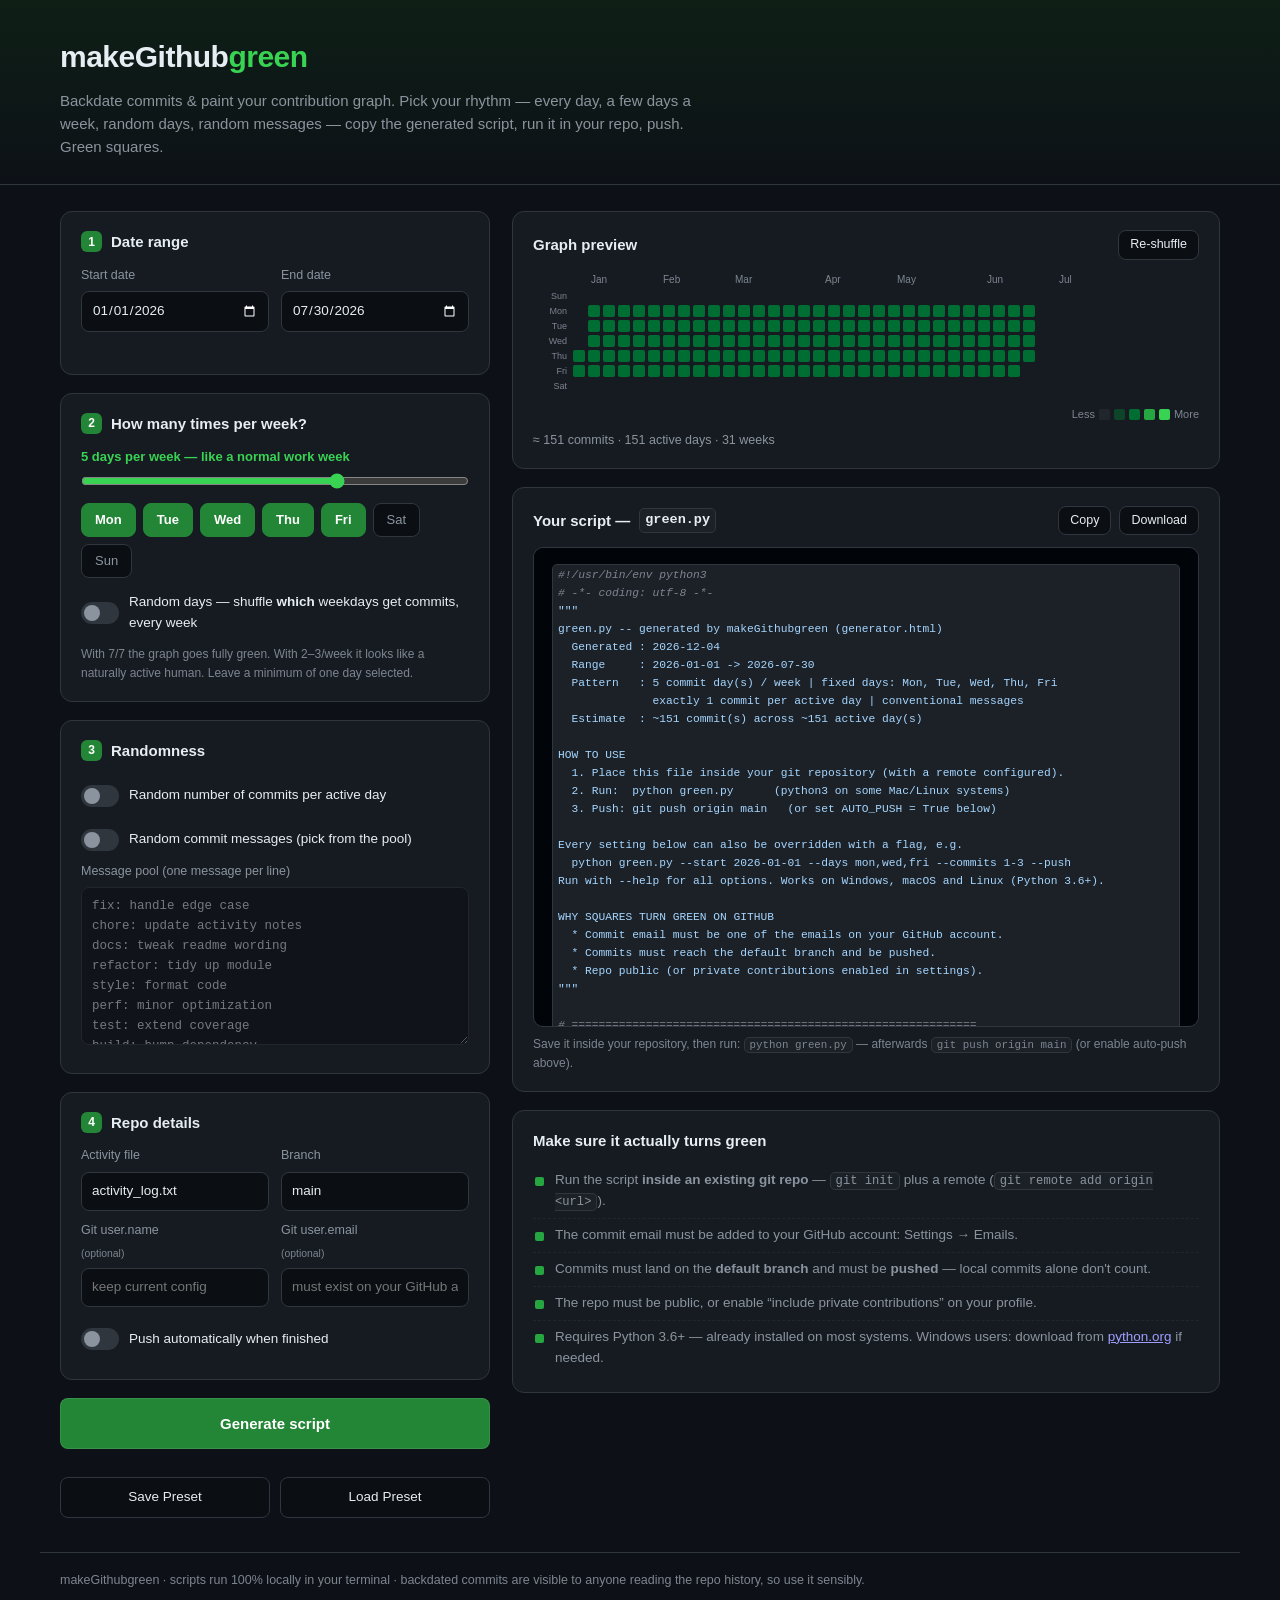
<file: codeJen.html>
<!DOCTYPE html>
<html lang="en">
<head>
<meta charset="UTF-8">
<meta name="viewport" content="width=device-width, initial-scale=1.0">
<meta name="description" content="makeGithubgreen — configure a commit pattern and generate a backfill script that paints your GitHub contribution graph green.">
<title>makeGithubgreen — paint your GitHub contribution graph</title>
<link rel="stylesheet" href="style.css">
</head>
<body>

<header class="site-head">
  <div class="wrap">
    <div class="logo">makeGithub<em>green</em></div>
    <p class="tagline">Backdate commits &amp; paint your contribution graph. Pick your rhythm — every day, a few days a week, random days, random messages — copy the generated script, run it in your repo, push. Green squares.</p>
  </div>
</header>

<main class="wrap layout">

  <section class="col-options">

    <div class="card">
      <h2><i>1</i> Date range</h2>
      <div class="row two">
        <label class="field">Start date
          <input type="date" id="startDate" value="2026-01-01">
        </label>
        <label class="field">End date
          <input type="date" id="endDate" value="2026-07-30">
        </label>
      </div>
      <p class="hint error" id="dateError"></p>
    </div>

    <div class="card">
      <h2><i>2</i> How many times per week?</h2>
      <output class="freq-label" id="freqLabel">5 days per week — like a normal work week</output>
      <input type="range" id="freqSlider" min="1" max="7" value="5">
      <div class="chips" id="dayChips">
        <button type="button" class="chip on" data-dow="1">Mon</button>
        <button type="button" class="chip on" data-dow="2">Tue</button>
        <button type="button" class="chip on" data-dow="3">Wed</button>
        <button type="button" class="chip on" data-dow="4">Thu</button>
        <button type="button" class="chip on" data-dow="5">Fri</button>
        <button type="button" class="chip" data-dow="6">Sat</button>
        <button type="button" class="chip" data-dow="0">Sun</button>
      </div>
      <label class="switch">
        <input type="checkbox" id="randomDays">
        <span class="track"></span>
        <span class="lbl">Random days — shuffle <strong>which</strong> weekdays get commits, every week</span>
      </label>
      <p class="hint">With 7/7 the graph goes fully green. With 2–3/week it looks like a naturally active human. Leave a minimum of one day selected.</p>
    </div>

    <div class="card">
      <h2><i>3</i> Randomness</h2>
      <div class="switch-row">
        <label class="switch">
          <input type="checkbox" id="randomCount">
          <span class="track"></span>
          <span class="lbl">Random number of commits per active day</span>
        </label>
        <span class="mini-note" id="minMaxWrap" hidden>min
          <input type="number" id="minPerDay" min="1" max="50" value="1" aria-label="Minimum commits per day">
          max
          <input type="number" id="maxPerDay" min="1" max="50" value="5" aria-label="Maximum commits per day">
          / day
        </span>
      </div>
      <label class="switch">
        <input type="checkbox" id="randomMsgs">
        <span class="track"></span>
        <span class="lbl">Random commit messages (pick from the pool)</span>
      </label>
      <label class="field">Message pool (one message per line)
        <textarea id="msgPool" rows="7" spellcheck="false"></textarea>
      </label>
    </div>

    <div class="card">
      <h2><i>4</i> Repo details</h2>
      <div class="row two">
        <label class="field">Activity file
          <input type="text" id="logFile" value="activity_log.txt">
        </label>
        <label class="field">Branch
          <input type="text" id="branch" value="main">
        </label>
      </div>
      <div class="row two">
        <label class="field">Git user.name <small>(optional)</small>
          <input type="text" id="userName" placeholder="keep current config" autocomplete="off">
        </label>
        <label class="field">Git user.email <small>(optional)</small>
          <input type="text" id="userEmail" placeholder="must exist on your GitHub account" autocomplete="off">
        </label>
      </div>
      <label class="switch">
        <input type="checkbox" id="autoPush">
        <span class="track"></span>
        <span class="lbl">Push automatically when finished</span>
      </label>
    </div>

    <button type="button" id="generateBtn" class="btn primary big">Generate script</button>
    <div class="preset-row">
      <button type="button" id="savePresetBtn" class="btn ghost">Save Preset</button>
      <button type="button" id="loadPresetBtn" class="btn ghost">Load Preset</button>
    </div>

  </section>

  <section class="col-output">

    <div class="card">
      <div class="card-head">
        <h2>Graph preview</h2>
        <button type="button" id="rerollBtn" class="btn ghost small" title="Reshuffle the random pattern">Re-shuffle</button>
      </div>
      <div class="graph">
        <div class="graph-months" id="graphMonths"></div>
        <div class="graph-row">
          <div class="graph-days">
            <span style="grid-row:1">Sun</span>
            <span style="grid-row:2">Mon</span>
            <span style="grid-row:3">Tue</span>
            <span style="grid-row:4">Wed</span>
            <span style="grid-row:5">Thu</span>
            <span style="grid-row:6">Fri</span>
            <span style="grid-row:7">Sat</span>
          </div>
          <div class="graph-grid" id="graphGrid"></div>
        </div>
      </div>
      <div class="legend">
        <span>Less</span>
        <i class="lv0"></i><i class="lv1"></i><i class="lv2"></i><i class="lv3"></i><i class="lv4"></i>
        <span>More</span>
      </div>
      <p class="stats" id="stats"></p>
    </div>

    <div class="card" id="scriptCard">
      <div class="card-head">
        <h2>Your script — <code>green.py</code></h2>
        <div class="btn-group">
          <button type="button" id="copyBtn" class="btn ghost small">Copy</button>
          <button type="button" id="downloadBtn" class="btn ghost small">Download</button>
        </div>
      </div>
      <pre id="scriptOut"><code id="scriptCode" contenteditable="true" spellcheck="false"></code></pre>
      <p class="hint">Save it inside your repository, then run: <code>python green.py</code> — afterwards <code>git push origin main</code> (or enable auto-push above).</p>
    </div>

    <div class="card notes">
      <h2>Make sure it actually turns green</h2>
      <ul>
        <li>Run the script <strong>inside an existing git repo</strong> — <code>git init</code> plus a remote (<code>git remote add origin &lt;url&gt;</code>).</li>
        <li>The commit email must be added to your GitHub account: Settings → Emails.</li>
        <li>Commits must land on the <strong>default branch</strong> and must be <strong>pushed</strong> — local commits alone don't count.</li>
        <li>The repo must be public, or enable “include private contributions” on your profile.</li>
        <li>Requires Python 3.6+ — already installed on most systems. Windows users: download from <a href="https://www.python.org/downloads/" target="_blank" rel="noopener">python.org</a> if needed.</li>
      </ul>
    </div>

  </section>

</main>

<footer class="wrap site-foot">
  makeGithubgreen · scripts run 100% locally in your terminal · backdated commits are visible to anyone reading the repo history, so use it sensibly.
</footer>

<script src="script.js"></script>
</body>
</html>
</file>
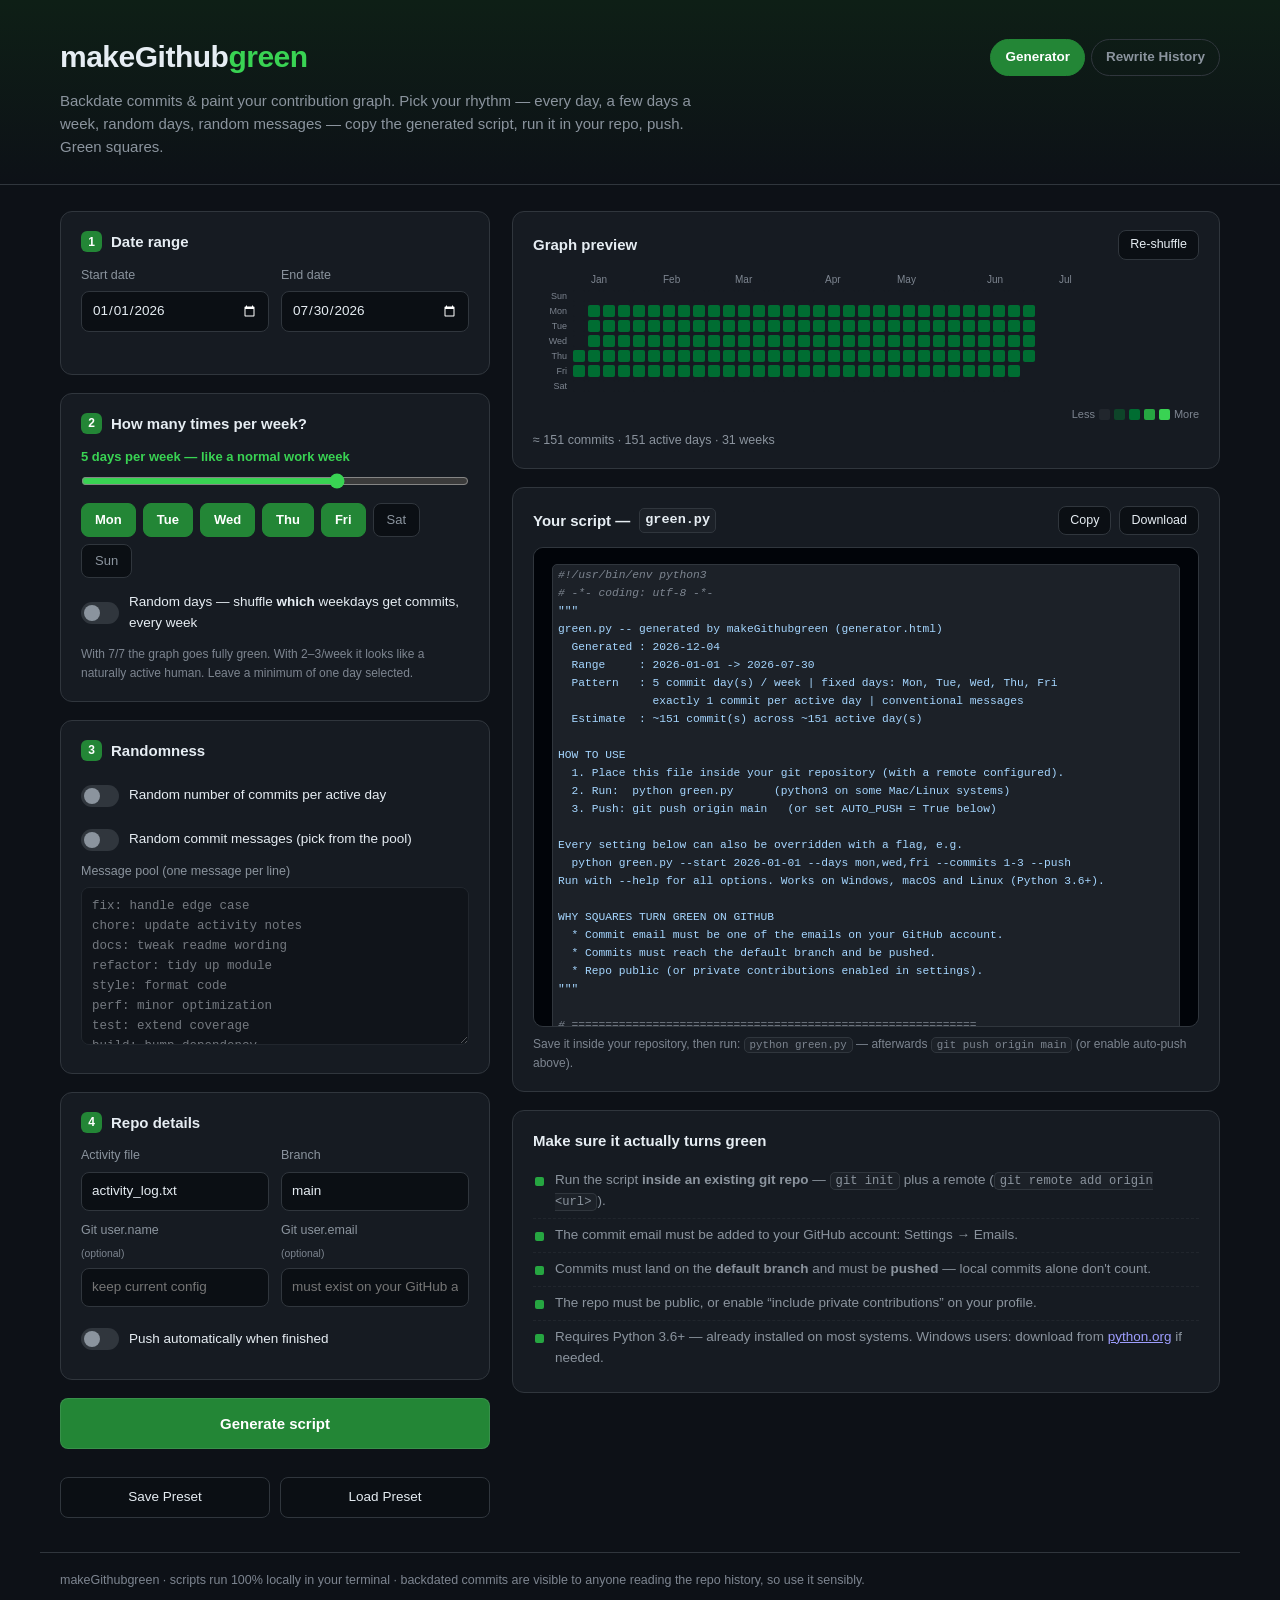
<file: generator.html>
<!DOCTYPE html>
<html lang="en">
<head>
<meta charset="UTF-8">
<meta name="viewport" content="width=device-width, initial-scale=1.0">
<meta name="description" content="makeGithubgreen — configure a commit pattern and generate a backfill script that paints your GitHub contribution graph green.">
<title>makeGithubgreen — paint your GitHub contribution graph</title>
<link rel="stylesheet" href="style.css">
</head>
<body>

<header class="site-head">
  <div class="wrap">
    <div class="head-row">
      <div class="logo">makeGithub<em>green</em></div>
      <nav class="site-nav" aria-label="Pages">
        <a href="generator.html" class="active" aria-current="page">Generator</a>
        <a href="rewrite.html">Rewrite History</a>
      </nav>
    </div>
    <p class="tagline">Backdate commits &amp; paint your contribution graph. Pick your rhythm — every day, a few days a week, random days, random messages — copy the generated script, run it in your repo, push. Green squares.</p>
  </div>
</header>

<main class="wrap layout">

  <section class="col-options">

    <div class="card">
      <h2><i>1</i> Date range</h2>
      <div class="row two">
        <label class="field">Start date
          <input type="date" id="startDate" value="2026-01-01">
        </label>
        <label class="field">End date
          <input type="date" id="endDate" value="2026-07-30">
        </label>
      </div>
      <p class="hint error" id="dateError"></p>
    </div>

    <div class="card">
      <h2><i>2</i> How many times per week?</h2>
      <output class="freq-label" id="freqLabel">5 days per week — like a normal work week</output>
      <input type="range" id="freqSlider" min="1" max="7" value="5">
      <div class="chips" id="dayChips">
        <button type="button" class="chip on" data-dow="1">Mon</button>
        <button type="button" class="chip on" data-dow="2">Tue</button>
        <button type="button" class="chip on" data-dow="3">Wed</button>
        <button type="button" class="chip on" data-dow="4">Thu</button>
        <button type="button" class="chip on" data-dow="5">Fri</button>
        <button type="button" class="chip" data-dow="6">Sat</button>
        <button type="button" class="chip" data-dow="0">Sun</button>
      </div>
      <label class="switch">
        <input type="checkbox" id="randomDays">
        <span class="track"></span>
        <span class="lbl">Random days — shuffle <strong>which</strong> weekdays get commits, every week</span>
      </label>
      <p class="hint">With 7/7 the graph goes fully green. With 2–3/week it looks like a naturally active human. Leave a minimum of one day selected.</p>
    </div>

    <div class="card">
      <h2><i>3</i> Randomness</h2>
      <div class="switch-row">
        <label class="switch">
          <input type="checkbox" id="randomCount">
          <span class="track"></span>
          <span class="lbl">Random number of commits per active day</span>
        </label>
        <span class="mini-note" id="minMaxWrap" hidden>min
          <input type="number" id="minPerDay" min="1" max="50" value="1" aria-label="Minimum commits per day">
          max
          <input type="number" id="maxPerDay" min="1" max="50" value="5" aria-label="Maximum commits per day">
          / day
        </span>
      </div>
      <label class="switch">
        <input type="checkbox" id="randomMsgs">
        <span class="track"></span>
        <span class="lbl">Random commit messages (pick from the pool)</span>
      </label>
      <label class="field">Message pool (one message per line)
        <textarea id="msgPool" rows="7" spellcheck="false"></textarea>
      </label>
    </div>

    <div class="card">
      <h2><i>4</i> Repo details</h2>
      <div class="row two">
        <label class="field">Activity file
          <input type="text" id="logFile" value="activity_log.txt">
        </label>
        <label class="field">Branch
          <input type="text" id="branch" value="main">
        </label>
      </div>
      <div class="row two">
        <label class="field">Git user.name <small>(optional)</small>
          <input type="text" id="userName" placeholder="keep current config" autocomplete="off">
        </label>
        <label class="field">Git user.email <small>(optional)</small>
          <input type="text" id="userEmail" placeholder="must exist on your GitHub account" autocomplete="off">
        </label>
      </div>
      <label class="switch">
        <input type="checkbox" id="autoPush">
        <span class="track"></span>
        <span class="lbl">Push automatically when finished</span>
      </label>
    </div>

    <button type="button" id="generateBtn" class="btn primary big">Generate script</button>
    <div class="preset-row">
      <button type="button" id="savePresetBtn" class="btn ghost">Save Preset</button>
      <button type="button" id="loadPresetBtn" class="btn ghost">Load Preset</button>
    </div>

  </section>

  <section class="col-output">

    <div class="card">
      <div class="card-head">
        <h2>Graph preview</h2>
        <button type="button" id="rerollBtn" class="btn ghost small" title="Reshuffle the random pattern">Re-shuffle</button>
      </div>
      <div class="graph">
        <div class="graph-months" id="graphMonths"></div>
        <div class="graph-row">
          <div class="graph-days">
            <span style="grid-row:1">Sun</span>
            <span style="grid-row:2">Mon</span>
            <span style="grid-row:3">Tue</span>
            <span style="grid-row:4">Wed</span>
            <span style="grid-row:5">Thu</span>
            <span style="grid-row:6">Fri</span>
            <span style="grid-row:7">Sat</span>
          </div>
          <div class="graph-grid" id="graphGrid"></div>
        </div>
      </div>
      <div class="legend">
        <span>Less</span>
        <i class="lv0"></i><i class="lv1"></i><i class="lv2"></i><i class="lv3"></i><i class="lv4"></i>
        <span>More</span>
      </div>
      <p class="stats" id="stats"></p>
    </div>

    <div class="card" id="scriptCard">
      <div class="card-head">
        <h2>Your script — <code>green.py</code></h2>
        <div class="btn-group">
          <button type="button" id="copyBtn" class="btn ghost small">Copy</button>
          <button type="button" id="downloadBtn" class="btn ghost small">Download</button>
        </div>
      </div>
      <pre id="scriptOut"><code id="scriptCode" contenteditable="true" spellcheck="false"></code></pre>
      <p class="hint">Save it inside your repository, then run: <code>python green.py</code> — afterwards <code>git push origin main</code> (or enable auto-push above).</p>
    </div>

    <div class="card notes">
      <h2>Make sure it actually turns green</h2>
      <ul>
        <li>Run the script <strong>inside an existing git repo</strong> — <code>git init</code> plus a remote (<code>git remote add origin &lt;url&gt;</code>).</li>
        <li>The commit email must be added to your GitHub account: Settings → Emails.</li>
        <li>Commits must land on the <strong>default branch</strong> and must be <strong>pushed</strong> — local commits alone don't count.</li>
        <li>The repo must be public, or enable “include private contributions” on your profile.</li>
        <li>Requires Python 3.6+ — already installed on most systems. Windows users: download from <a href="https://www.python.org/downloads/" target="_blank" rel="noopener">python.org</a> if needed.</li>
      </ul>
    </div>

  </section>

</main>

<footer class="wrap site-foot">
  makeGithubgreen · scripts run 100% locally in your terminal · backdated commits are visible to anyone reading the repo history, so use it sensibly.
</footer>

<script src="script.js"></script>
</body>
</html>
</file>
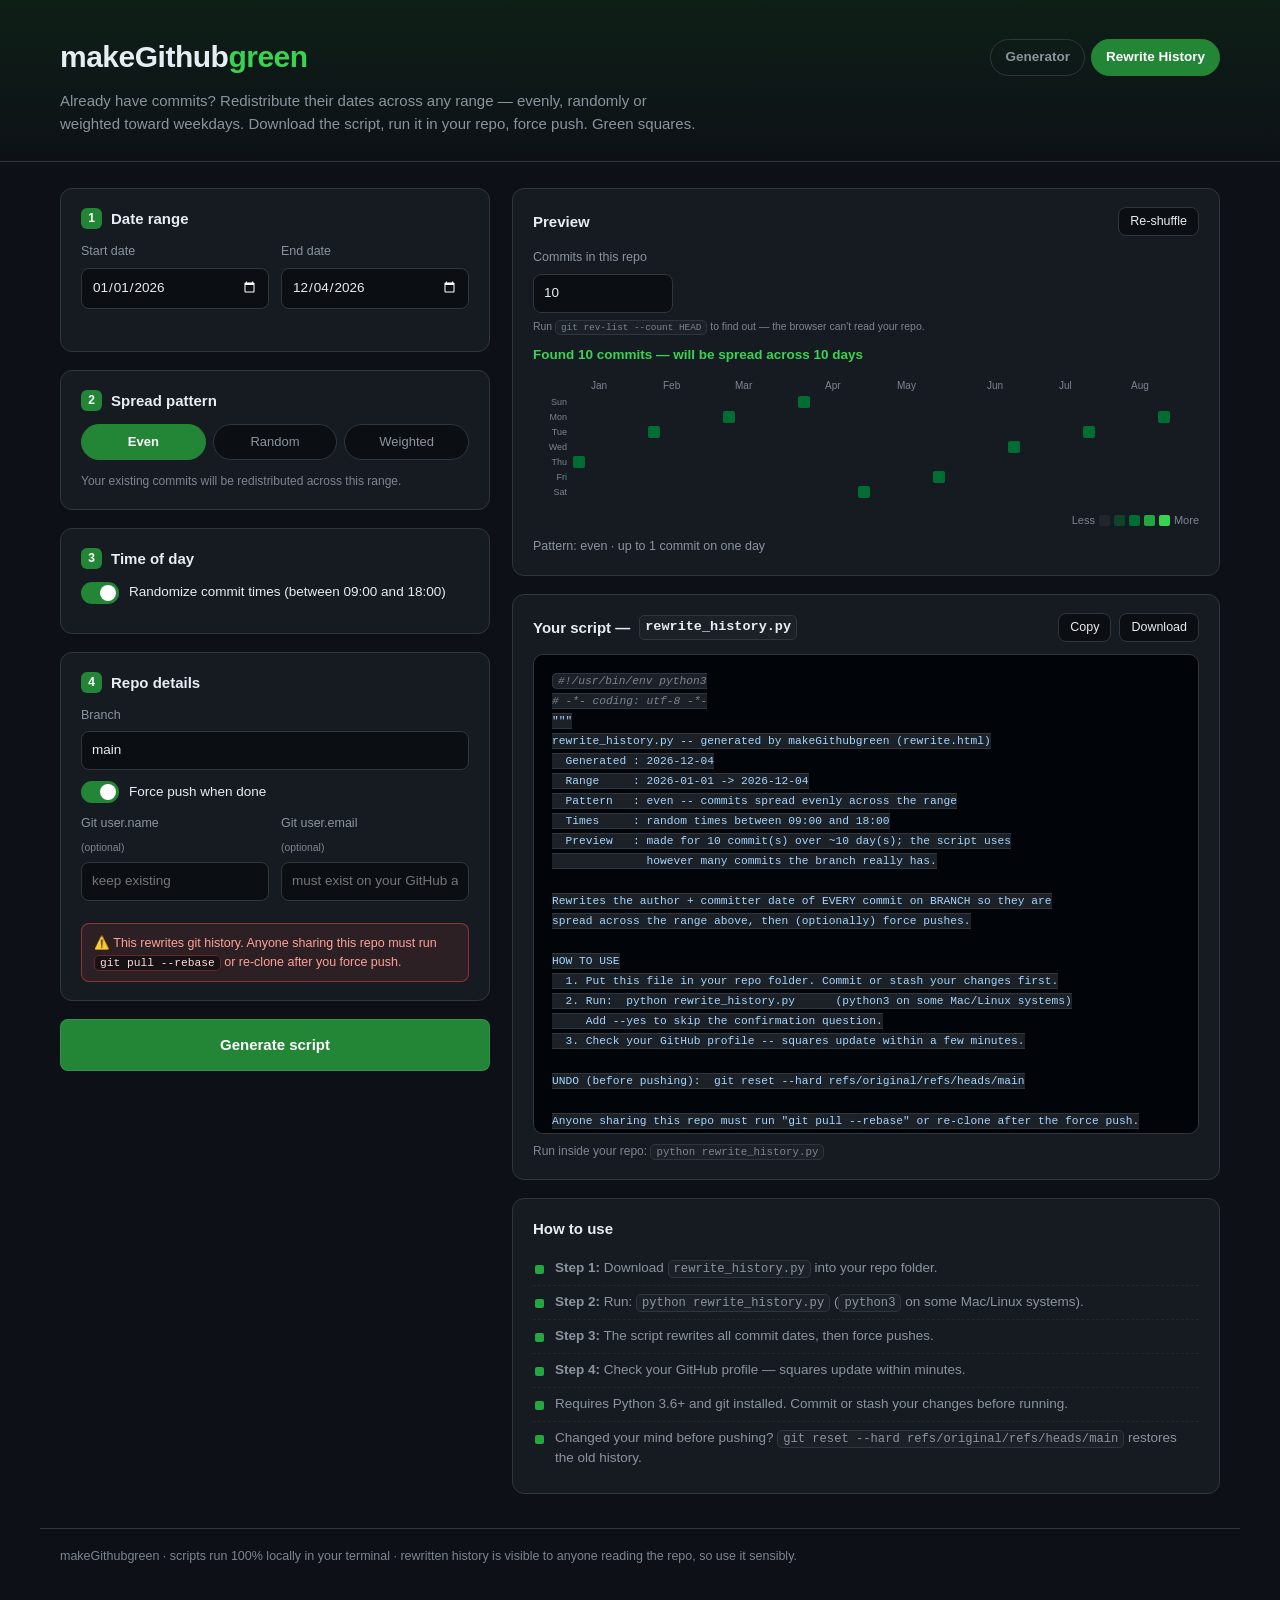
<file: rewrite.html>
<!DOCTYPE html>
<html lang="en">
<head>
<meta charset="UTF-8">
<meta name="viewport" content="width=device-width, initial-scale=1.0">
<meta name="description" content="makeGithubgreen — rewrite the dates of your existing commits to fill your GitHub contribution graph.">
<title>Rewrite History — makeGithubgreen</title>
<link rel="stylesheet" href="style.css">
</head>
<body>

<header class="site-head">
  <div class="wrap">
    <div class="head-row">
      <div class="logo">makeGithub<em>green</em></div>
      <nav class="site-nav" aria-label="Pages">
        <a href="generator.html">Generator</a>
        <a href="rewrite.html" class="active" aria-current="page">Rewrite History</a>
      </nav>
    </div>
    <p class="tagline">Already have commits? Redistribute their dates across any range — evenly, randomly or weighted toward weekdays. Download the script, run it in your repo, force push. Green squares.</p>
  </div>
</header>

<main class="wrap layout">

  <section class="col-options">

    <div class="card">
      <h2><i>1</i> Date range</h2>
      <div class="row two">
        <label class="field">Start date
          <input type="date" id="startDate" value="2026-01-01">
        </label>
        <label class="field">End date
          <input type="date" id="endDate">
        </label>
      </div>
      <p class="hint error" id="dateError"></p>
    </div>

    <div class="card">
      <h2><i>2</i> Spread pattern</h2>
      <div class="seg" id="patternSeg" role="group" aria-label="Spread pattern">
        <button type="button" class="chip on" data-pattern="even" aria-pressed="true">Even</button>
        <button type="button" class="chip" data-pattern="random" aria-pressed="false">Random</button>
        <button type="button" class="chip" data-pattern="weighted" aria-pressed="false">Weighted</button>
      </div>
      <div id="dayChipsWrap" hidden>
        <p class="hint seg-hint">80% of commits land on the selected days, 20% on the rest.</p>
        <div class="chips" id="dayChips">
          <button type="button" class="chip on" data-dow="1">Mon</button>
          <button type="button" class="chip on" data-dow="2">Tue</button>
          <button type="button" class="chip on" data-dow="3">Wed</button>
          <button type="button" class="chip on" data-dow="4">Thu</button>
          <button type="button" class="chip on" data-dow="5">Fri</button>
          <button type="button" class="chip" data-dow="6">Sat</button>
          <button type="button" class="chip" data-dow="0">Sun</button>
        </div>
      </div>
      <p class="hint">Your existing commits will be redistributed across this range.</p>
    </div>

    <div class="card">
      <h2><i>3</i> Time of day</h2>
      <label class="switch">
        <input type="checkbox" id="randomTimes" checked>
        <span class="track"></span>
        <span class="lbl">Randomize commit times (between 09:00 and 18:00)</span>
      </label>
      <label class="field" id="fixedTimeWrap" hidden>Commit time
        <input type="time" id="fixedTime" value="12:00" step="1">
      </label>
    </div>

    <div class="card">
      <h2><i>4</i> Repo details</h2>
      <label class="field">Branch
        <input type="text" id="branch" value="main">
      </label>
      <label class="switch">
        <input type="checkbox" id="forcePush" checked>
        <span class="track"></span>
        <span class="lbl">Force push when done</span>
      </label>
      <div class="row two">
        <label class="field">Git user.name <small>(optional)</small>
          <input type="text" id="userName" placeholder="keep existing" autocomplete="off">
        </label>
        <label class="field">Git user.email <small>(optional)</small>
          <input type="text" id="userEmail" placeholder="must exist on your GitHub account" autocomplete="off">
        </label>
      </div>
      <p class="warn">⚠️ This rewrites git history. Anyone sharing this repo must run <code>git pull --rebase</code> or re-clone after you force push.</p>
    </div>

    <button type="button" id="generateBtn" class="btn primary big">Generate script</button>

  </section>

  <section class="col-output">

    <div class="card">
      <div class="card-head">
        <h2>Preview</h2>
        <button type="button" id="rerollBtn" class="btn ghost small" title="Reshuffle the random pattern">Re-shuffle</button>
      </div>
      <label class="field inline-field">Commits in this repo
        <input type="number" id="commitCount" min="1" max="5000" value="10">
        <small>Run <code>git rev-list --count HEAD</code> to find out — the browser can't read your repo.</small>
      </label>
      <p class="found-line" id="foundLine"></p>
      <div class="graph">
        <div class="graph-months" id="graphMonths"></div>
        <div class="graph-row">
          <div class="graph-days">
            <span style="grid-row:1">Sun</span>
            <span style="grid-row:2">Mon</span>
            <span style="grid-row:3">Tue</span>
            <span style="grid-row:4">Wed</span>
            <span style="grid-row:5">Thu</span>
            <span style="grid-row:6">Fri</span>
            <span style="grid-row:7">Sat</span>
          </div>
          <div class="graph-grid" id="graphGrid"></div>
        </div>
      </div>
      <div class="legend">
        <span>Less</span>
        <i class="lv0"></i><i class="lv1"></i><i class="lv2"></i><i class="lv3"></i><i class="lv4"></i>
        <span>More</span>
      </div>
      <p class="stats" id="stats"></p>
    </div>

    <div class="card" id="scriptCard">
      <div class="card-head">
        <h2>Your script — <code>rewrite_history.py</code></h2>
        <div class="btn-group">
          <button type="button" id="copyBtn" class="btn ghost small">Copy</button>
          <button type="button" id="downloadBtn" class="btn ghost small">Download</button>
        </div>
      </div>
      <pre id="scriptOut"><code id="scriptCode"></code></pre>
      <p class="hint">Run inside your repo: <code>python rewrite_history.py</code></p>
    </div>

    <div class="card notes">
      <h2>How to use</h2>
      <ul>
        <li><strong>Step 1:</strong> Download <code>rewrite_history.py</code> into your repo folder.</li>
        <li><strong>Step 2:</strong> Run: <code>python rewrite_history.py</code> (<code>python3</code> on some Mac/Linux systems).</li>
        <li><strong>Step 3:</strong> The script rewrites all commit dates, then force pushes.</li>
        <li><strong>Step 4:</strong> Check your GitHub profile — squares update within minutes.</li>
        <li>Requires Python 3.6+ and git installed. Commit or stash your changes before running.</li>
        <li>Changed your mind before pushing? <code>git reset --hard refs/original/refs/heads/main</code> restores the old history.</li>
      </ul>
    </div>

  </section>

</main>

<footer class="wrap site-foot">
  makeGithubgreen · scripts run 100% locally in your terminal · rewritten history is visible to anyone reading the repo, so use it sensibly.
</footer>

<script src="rewrite_script.js"></script>
</body>
</html>
</file>
<file: style.css>
:root{
  color-scheme: dark;
  --bg:#0d1117;
  --panel:#161b22;
  --panel-2:#0b0f14;
  --border:#30363d;
  --text:#e6edf3;
  --muted:#8b949e;
  --dim:#7d8590;
  --green:#39d353;
  --green-mid:#26a641;
  --green-btn:#238636;
  --cell:12px;
  --gap:3px;
  --pitch:15px;
}

*{box-sizing:border-box;margin:0;padding:0}

[hidden]{display:none !important}

body{
  background:var(--bg);
  color:var(--text);
  font:15px/1.55 -apple-system,BlinkMacSystemFont,"Segoe UI",Helvetica,Arial,sans-serif;
  padding-bottom:40px;
}

.wrap{max-width:1200px;margin:0 auto;padding:0 20px}

code{
  font-family:ui-monospace,SFMono-Regular,"SF Mono",Menlo,Consolas,monospace;
  font-size:.9em;
  background:#1c2128;
  border:1px solid var(--border);
  border-radius:5px;
  padding:1px 5px;
}

/* ---------- header ---------- */

.site-head{
  padding:34px 0 26px;
  background:linear-gradient(180deg,#0e1f16 0%,var(--bg) 100%);
  border-bottom:1px solid var(--border);
  margin-bottom:26px;
}

.logo{
  font-size:30px;
  font-weight:800;
  letter-spacing:-.5px;
}

.logo em{
  color:var(--green);
  font-style:normal;
}

.head-row{
  display:flex;
  align-items:center;
  justify-content:space-between;
  gap:16px;
  flex-wrap:wrap;
}

.site-nav{display:flex;gap:6px}

.site-nav a{
  color:var(--muted);
  text-decoration:none;
  font-size:13.5px;
  font-weight:600;
  padding:7px 14px;
  border-radius:999px;
  border:1px solid var(--border);
  transition:all .12s;
}

.site-nav a:hover{color:var(--text);border-color:#8b949e}

.site-nav a.active{
  color:#fff;
  background:var(--green-btn);
  border-color:var(--green-btn);
}

.tagline{
  margin-top:8px;
  max-width:640px;
  color:var(--muted);
}

/* ---------- layout ---------- */

.layout{
  display:grid;
  grid-template-columns:430px minmax(0,1fr);
  gap:22px;
  align-items:start;
}

.col-options,.col-output{display:flex;flex-direction:column;gap:18px}

/* ---------- cards ---------- */

.card{
  background:var(--panel);
  border:1px solid var(--border);
  border-radius:12px;
  padding:18px 20px;
}

.card h2{
  font-size:15px;
  font-weight:700;
  margin-bottom:12px;
  display:flex;
  align-items:center;
  gap:9px;
}

.card h2 i{
  font-style:normal;
  width:21px;height:21px;
  border-radius:6px;
  background:var(--green-btn);
  color:#fff;
  font-size:12px;
  display:inline-flex;
  align-items:center;
  justify-content:center;
  flex:none;
}

.card-head{
  display:flex;
  align-items:center;
  justify-content:space-between;
  gap:10px;
  margin-bottom:12px;
}

.card-head h2{margin-bottom:0}

.card.flash{animation:ring .9s ease-out}

@keyframes ring{
  0%{box-shadow:0 0 0 0 rgba(57,211,83,.55)}
  100%{box-shadow:0 0 0 16px rgba(57,211,83,0)}
}

/* ---------- fields ---------- */

.row.two{display:grid;grid-template-columns:1fr 1fr;gap:12px}

.field{
  display:flex;
  flex-direction:column;
  gap:6px;
  font-size:12.5px;
  color:var(--muted);
  margin-bottom:10px;
}

.field small{color:var(--dim);font-weight:400}

input[type="text"],input[type="number"],input[type="date"],input[type="time"],select,textarea{
  background:var(--panel-2);
  border:1px solid var(--border);
  color:var(--text);
  border-radius:8px;
  padding:8px 10px;
  font:inherit;
  font-size:13.5px;
  width:100%;
  outline:none;
}

input[type="text"]:focus,input[type="number"]:focus,input[type="date"]:focus,input[type="time"]:focus,select:focus,textarea:focus{
  border-color:var(--green-mid);
  box-shadow:0 0 0 3px rgba(35,134,54,.3);
}

textarea{
  font-family:ui-monospace,SFMono-Regular,Menlo,Consolas,monospace;
  font-size:12.5px;
  line-height:1.6;
  resize:vertical;
  transition:opacity .2s;
}

textarea.muted{opacity:.45}

input[type="range"]{
  width:100%;
  accent-color:var(--green);
  margin:6px 0 14px;
  cursor:pointer;
}

.freq-label{
  display:block;
  font-size:13px;
  color:var(--green);
  font-weight:600;
  margin-top:2px;
}

.hint{
  font-size:12px;
  color:var(--dim);
  margin-top:8px;
}

.hint.error{color:#f85149;min-height:1em;margin-top:2px}

.mini-note{
  font-size:12px;
  color:var(--muted);
  white-space:nowrap;
  transition:opacity .2s;
}

.mini-note select{padding:3px 6px;font-size:12px}

.mini-note input[type="number"]{width:58px;padding:3px 6px;font-size:12px}

.mini-note[hidden]{display:none}

.preset-row{display:flex;gap:10px;margin-top:10px}

.preset-row .btn{flex:1;padding:9px;font-size:13.5px}

#scriptCode[contenteditable="true"]{outline:none;display:block;min-height:1em}

.mini-note.muted{opacity:.45}

/* ---------- day chips ---------- */

.chips{display:flex;flex-wrap:wrap;gap:7px;margin-bottom:14px}

.chip{
  padding:6px 13px;
  border-radius:8px;
  border:1px solid var(--border);
  background:var(--panel-2);
  color:var(--muted);
  font:inherit;
  font-size:13px;
  cursor:pointer;
  user-select:none;
  transition:all .12s;
}

.chip:hover{border-color:#8b949e}

.chip.on{
  background:var(--green-btn);
  border-color:var(--green-btn);
  color:#fff;
  font-weight:600;
}

.chips.disabled .chip{
  opacity:.35;
  pointer-events:none;
}

.chips.disabled .chip.on{
  background:#1d4529;
  border-color:#2d6a3f;
}

/* ---------- pill toggle group (rewrite.html) ---------- */

.seg{display:flex;gap:7px;margin-bottom:12px}

.seg .chip{flex:1;border-radius:999px;padding:7px 10px}

.seg-hint{margin:0 0 8px}

/* ---------- warning banner ---------- */

.warn{
  margin-top:12px;
  padding:10px 12px;
  border-radius:8px;
  background:rgba(248,81,73,.1);
  border:1px solid rgba(248,81,73,.45);
  color:#ffa198;
  font-size:12.5px;
  line-height:1.5;
}

.warn code{background:rgba(1,4,9,.5);border-color:rgba(248,81,73,.35);color:#ffdcd7}

.inline-field input[type="number"]{max-width:140px}

.found-line{
  font-size:13.5px;
  font-weight:600;
  color:var(--green);
  margin:2px 0 12px;
}

/* ---------- switches ---------- */

.switch{
  display:flex;
  align-items:center;
  gap:10px;
  margin:11px 0;
  cursor:pointer;
  user-select:none;
  font-size:13.5px;
}

.switch input{position:absolute;opacity:0;pointer-events:none}

.switch .track{
  width:38px;height:22px;
  border-radius:11px;
  background:var(--border);
  position:relative;
  transition:background .15s;
  flex:none;
}

.switch .track::after{
  content:"";
  position:absolute;
  top:3px;left:3px;
  width:16px;height:16px;
  border-radius:50%;
  background:var(--muted);
  transition:all .15s;
}

.switch input:checked + .track{background:var(--green-btn)}

.switch input:checked + .track::after{left:19px;background:#fff}

.switch .lbl{flex:1}

.switch-row{
  display:flex;
  align-items:center;
  justify-content:space-between;
  gap:10px;
}

.switch-row .switch{flex:1}

/* ---------- buttons ---------- */

.btn{
  font:inherit;
  border-radius:8px;
  cursor:pointer;
  border:1px solid var(--border);
  background:var(--panel-2);
  color:var(--text);
  padding:7px 14px;
  font-size:13.5px;
  transition:all .12s;
}

.btn.primary{
  background:var(--green-btn);
  border-color:rgba(240,246,252,.1);
  color:#fff;
  font-weight:600;
}

.btn.primary:hover{background:#2ea043}

.btn.ghost:hover{border-color:#8b949e;background:#1c2128}

.btn.big{
  width:100%;
  padding:13px;
  font-size:15px;
}

.btn.small{padding:4px 11px;font-size:12.5px}

.btn-group{display:flex;gap:8px}

/* ---------- code output ---------- */

pre{
  background:#010409;
  border:1px solid var(--border);
  border-radius:10px;
  padding:16px 18px;
  overflow:auto;
  max-height:480px;
  font-family:ui-monospace,SFMono-Regular,"SF Mono",Menlo,Consolas,monospace;
  font-size:12.5px;
  line-height:1.6;
}

.tk-c{color:#7d8590;font-style:italic}
.tk-s{color:#a5d6ff}
.tk-v{color:#ffa657}
.tk-k{color:#ff7b72}

/* ---------- contribution graph ---------- */

.graph{overflow-x:auto;padding-bottom:4px}

.graph-months{
  display:grid;
  grid-auto-columns:var(--pitch);
  grid-template-rows:16px;
  gap:var(--gap);
  padding-left:40px;
  margin-bottom:2px;
}

.graph-months span{
  font-size:10px;
  color:var(--dim);
  white-space:nowrap;
}

.graph-row{display:flex;gap:6px}

.graph-days{
  display:grid;
  grid-template-rows:repeat(7,var(--cell));
  gap:var(--gap);
  width:34px;
  flex:none;
}

.graph-days span{
  font-size:9px;
  color:var(--dim);
  text-align:right;
  line-height:var(--cell);
}

.graph-grid{
  display:grid;
  grid-template-rows:repeat(7,var(--cell));
  grid-auto-flow:column;
  grid-auto-columns:var(--cell);
  gap:var(--gap);
}

.cell{
  width:var(--cell);
  height:var(--cell);
  border-radius:2px;
  background:#161b22;
}

.legend i.lv0{background:#21262d}
.lv1{background:#0e4429}
.lv2{background:#006d32}
.lv3{background:#26a641}
.lv4{background:#39d353}

.legend{
  display:flex;
  align-items:center;
  gap:4px;
  justify-content:flex-end;
  font-size:11px;
  color:var(--dim);
  margin-top:10px;
}

.legend i{
  width:11px;height:11px;
  border-radius:2px;
  display:inline-block;
}

.stats{
  margin-top:8px;
  font-size:12.5px;
  color:var(--muted);
}

/* ---------- notes ---------- */

.notes ul{padding-left:0;list-style:none}

.notes li{
  padding:6px 0 6px 22px;
  position:relative;
  border-bottom:1px dashed #21262d;
  font-size:13.5px;
  color:var(--muted);
}

.notes li:last-child{border-bottom:0}

.notes li::before{
  content:"";
  position:absolute;
  left:2px;top:13px;
  width:9px;height:9px;
  border-radius:2px;
  background:var(--green-mid);
}

/* ---------- footer ---------- */

.site-foot{
  margin-top:34px;
  padding-top:18px;
  border-top:1px solid var(--border);
  color:var(--dim);
  font-size:12.5px;
}

/* ---------- responsive ---------- */

@media (max-width:1020px){
  .layout{grid-template-columns:1fr}
  .col-options{order:1}
  .col-output{order:2}
}

@media (max-width:560px){
  .row.two{grid-template-columns:1fr}
  .site-nav a{padding:6px 11px;font-size:12.5px}
  .switch-row{flex-direction:column;align-items:flex-start}
  .card-head{flex-wrap:wrap}
}
</file>
